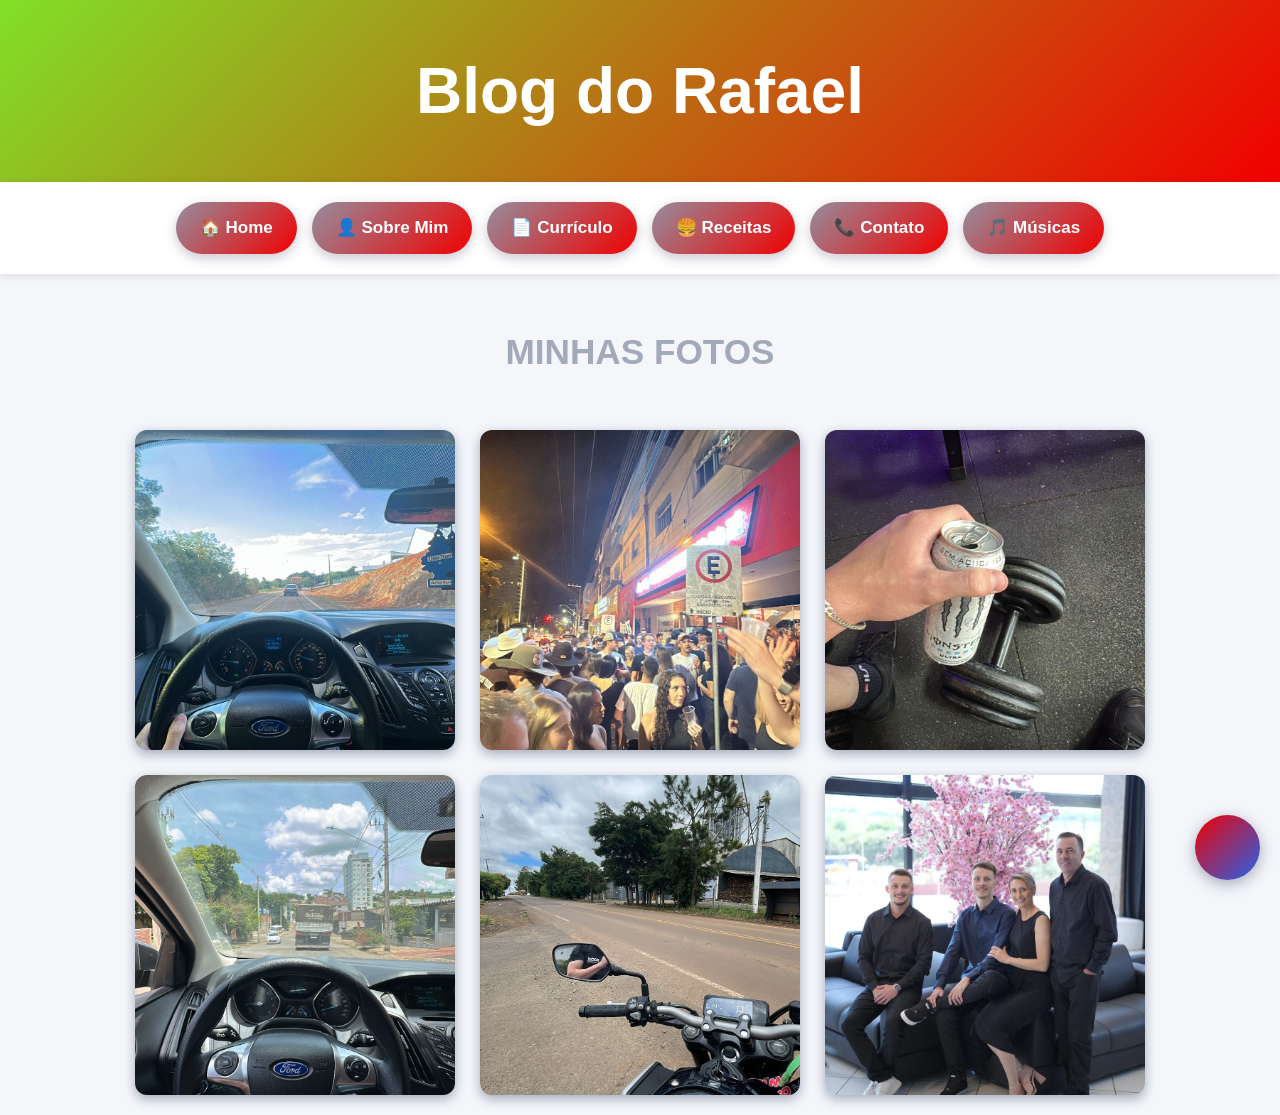
<file: index.html>
<!DOCTYPE html>
<html lang="en">
    <head>
        <meta charset="UTF-8">
        <meta name="viewport" content="width=device-width, initial-scale=1.0">
        <title>Blog do Saranzinho</title>
        <link href= "./styles/styles.css" rel="stylesheet">
        <script src="./java/java.js"></script>
    </head>

    <body> 

        <h1 id="titulo1">
            Blog do Rafael
        </h1>


        <nav class="menu">
            <ul>
                <li><a href="#">🏠 Home</a></li>
                <li><a href="pages/sobremim.html">👤 Sobre Mim</a></li>
                <li><a href="pages/curriculo.html">📄 Currículo</a></li>
                <li><a href="pages/resseita.html">🍔 Receitas</a></li>
                <li><a href="pages/contact.html">📞 Contato</a></li>
                <li><a href="pages/musica.html">🎵 Músicas</a></li>
            </ul>
        </nav>

        <main>
            <h2 id="titulo2">MINHAS FOTOS</h2>
        </main>


        <button type="button" onclick="alternarTema()" id="temaBtn">            
        </button>   

        <div class="imagens2">            
            <img  src="assets/WhatsApp Image 2026-06-14 at 20.34.12 (1).jpeg">
            <img  src="assets/WhatsApp Image 2026-06-14 at 20.34.12.jpeg" >
            <img  src="assets/WhatsApp Image 2026-06-14 at 21.33.14.jpeg" >
            <img  src="assets/WhatsApp Image 2026-06-14 at 21.33.47.jpeg" >
            <img  src="assets/WhatsApp Image 2026-06-14 at 21.35.52.jpeg" > 
            <img  src="assets/WhatsApp Image 2026-06-14 at 21.48.35.jpeg" >        
        </div>

        <div id="acessibilidade"></div>


    </body>
</html>
</file>
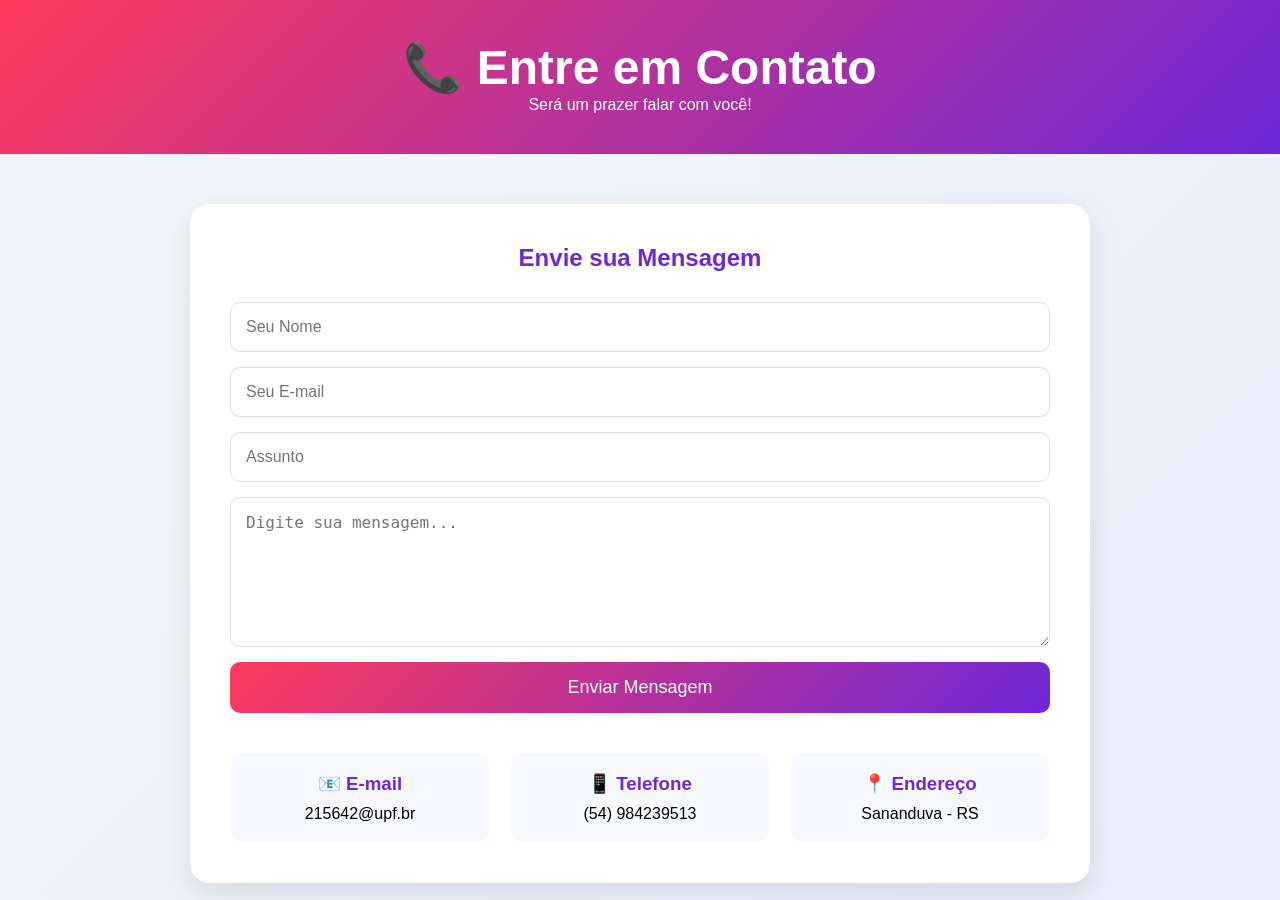
<file: pages/contact.html>
<!DOCTYPE html>
<html lang="pt-BR">
<head>
<meta charset="UTF-8">
<meta name="viewport" content="width=device-width, initial-scale=1.0">

<title>Contato - Blog DO RAFAEL</title>

<style>

*{
    margin:0;
    padding:0;
    box-sizing:border-box;
}

body{
    font-family:'Segoe UI',sans-serif;
    background:linear-gradient(135deg,#f4f6fa,#e8eefc);
    min-height:100vh;
}

header{
    background:linear-gradient(135deg,#ff3b5c,#6d28d9);
    color:white;
    text-align:center;
    padding:40px;
}

header h1{
    font-size:3rem;
}

.contato{
    max-width:900px;
    margin:50px auto;
    background:white;
    padding:40px;
    border-radius:20px;
    box-shadow:0 10px 30px rgba(0,0,0,.1);
}

.contato h2{
    text-align:center;
    margin-bottom:30px;
    color:#6d28d9;
}

form{
    display:flex;
    flex-direction:column;
    gap:15px;
}

input,
textarea{
    padding:15px;
    border:1px solid #ddd;
    border-radius:10px;
    font-size:16px;
}

textarea{
    min-height:150px;
    resize:vertical;
}

button{
    background:linear-gradient(135deg,#ff3b5c,#6d28d9);
    color:white;
    border:none;
    padding:15px;
    border-radius:10px;
    font-size:18px;
    cursor:pointer;
    transition:.3s;
}

button:hover{
    transform:translateY(-3px);
}

.info{
    margin-top:40px;
    display:grid;
    grid-template-columns:repeat(auto-fit,minmax(250px,1fr));
    gap:20px;
}

.card{
    background:#f8f9ff;
    padding:20px;
    border-radius:15px;
    text-align:center;
}

.card h3{
    color:#6d28d9;
    margin-bottom:10px;
}

.whatsapp{
    display:block;
    width:max-content;
    margin:30px auto 0;
    padding:15px 25px;
    background:#25D366;
    color:white;
    text-decoration:none;
    border-radius:10px;
    font-weight:bold;
    transition:.3s;
}

.whatsapp:hover{
    transform:scale(1.05);
}

footer{
    text-align:center;
    padding:20px;
    margin-top:40px;
    color:#666;
}

</style>
</head>

<body>

<header>
    <h1>📞 Entre em Contato</h1>
    <p>Será um prazer falar com você!</p>
</header>

<section class="contato">

    <h2>Envie sua Mensagem</h2>

    <form>
        <input type="text" placeholder="Seu Nome" required>

        <input type="email" placeholder="Seu E-mail" required>

        <input type="text" placeholder="Assunto">

        <textarea placeholder="Digite sua mensagem..." required></textarea>

        <button type="submit">
            Enviar Mensagem
        </button>
    </form>

    <div class="info">

        <div class="card">
            <h3>📧 E-mail</h3>
            <p>215642@upf.br</p>
        </div>

        <div class="card">
            <h3>📱 Telefone</h3>
            <p>(54) 984239513</p>
        </div>

        <div class="card">
            <h3>📍 Endereço</h3>
            <p>Sananduva - RS</p>
        </div>

    </div>
</file>
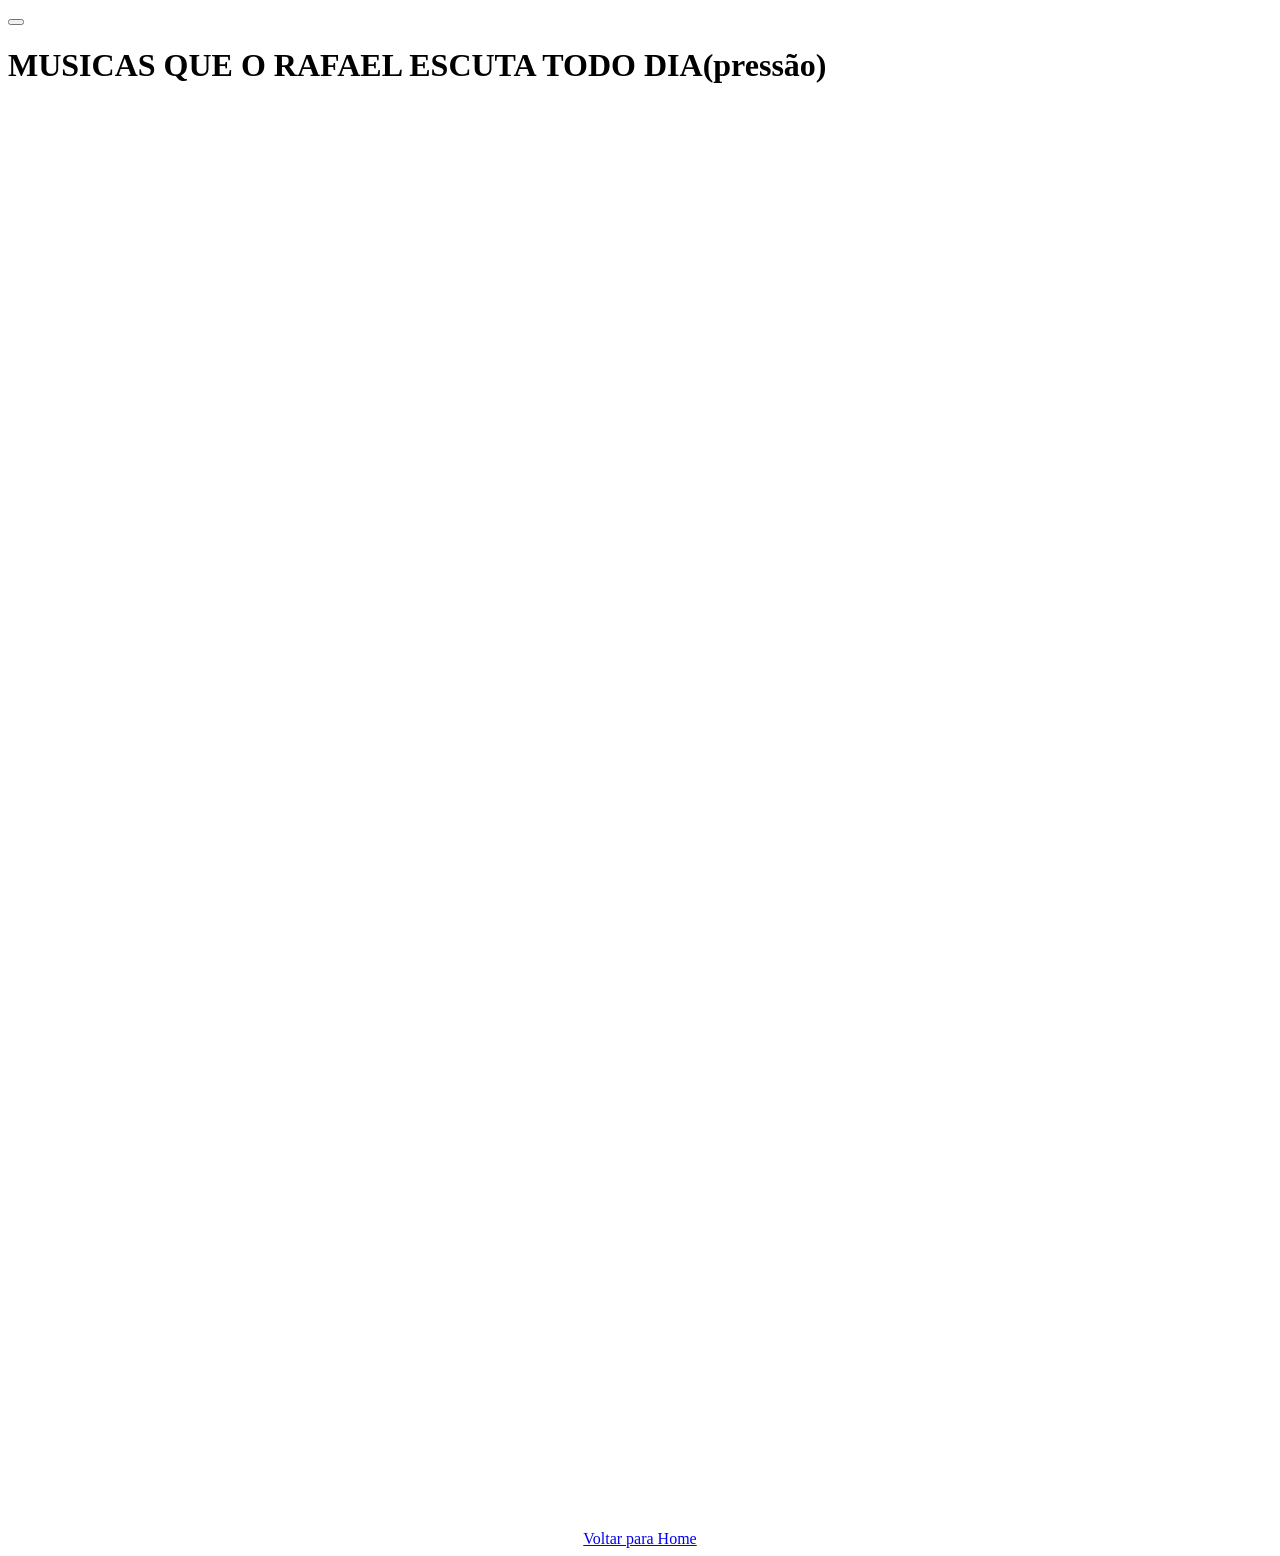
<file: pages/musica.html>
<!DOCTYPE html>
<html lang="pt-BR">

<head>

    <meta charset="UTF-8">
    <meta name="viewport" content="width=device-width, initial-scale=1.0">

    <title>Músicas</title>



    <script src="../java/java.js"></script>

</head>

<body>

    <button type="button" onclick="alternarTemaPG()" id="temaBtn">


    </button>

    <h1 id="titulo-musicas">
    MUSICAS QUE O RAFAEL ESCUTA TODO DIA(pressão)
    </h1>

    <div class="playlist">

        <iframe data-testid="embed-iframe" style="border-radius:12px" src="https://open.spotify.com/embed/track/4bUc2e9z402Sc0bakXriSF?utm_source=generator&si=b0eff0314cb34bbf" width="100%" height="352" frameBorder="0" allowfullscreen="" allow="autoplay; clipboard-write; encrypted-media; fullscreen; picture-in-picture" loading="lazy"></iframe>
        <iframe data-testid="embed-iframe" style="border-radius:12px" src="https://open.spotify.com/embed/track/35jB38Z0JTnUl6cmc39cEt?utm_source=generator&si=ba3e58e189894c7c" width="100%" height="352" frameBorder="0" allowfullscreen="" allow="autoplay; clipboard-write; encrypted-media; fullscreen; picture-in-picture" loading="lazy"></iframe>
        <iframe data-testid="embed-iframe" style="border-radius:12px" src="https://open.spotify.com/embed/track/5ooFbBHL6xleehCpWACc9M?utm_source=generator&si=c56d01ad00f845ae" width="100%" height="352" frameBorder="0" allowfullscreen="" allow="autoplay; clipboard-write; encrypted-media; fullscreen; picture-in-picture" loading="lazy"></iframe>
        <iframe data-testid="embed-iframe" style="border-radius:12px" src="https://open.spotify.com/embed/track/66W9xkKoZeJlhTQdq7lL8w?utm_source=generator&si=e031431e31e44bad" width="100%" height="352" frameBorder="0" allowfullscreen="" allow="autoplay; clipboard-write; encrypted-media; fullscreen; picture-in-picture" loading="lazy"></iframe>
    </div>

    <div style="text-align:center;">

        <a href="../index.html" class="btn-home">
            Voltar para Home
        </a>

    </div>

    <div id="acessibilidade">

    </div>

</body>

</html>
</file>
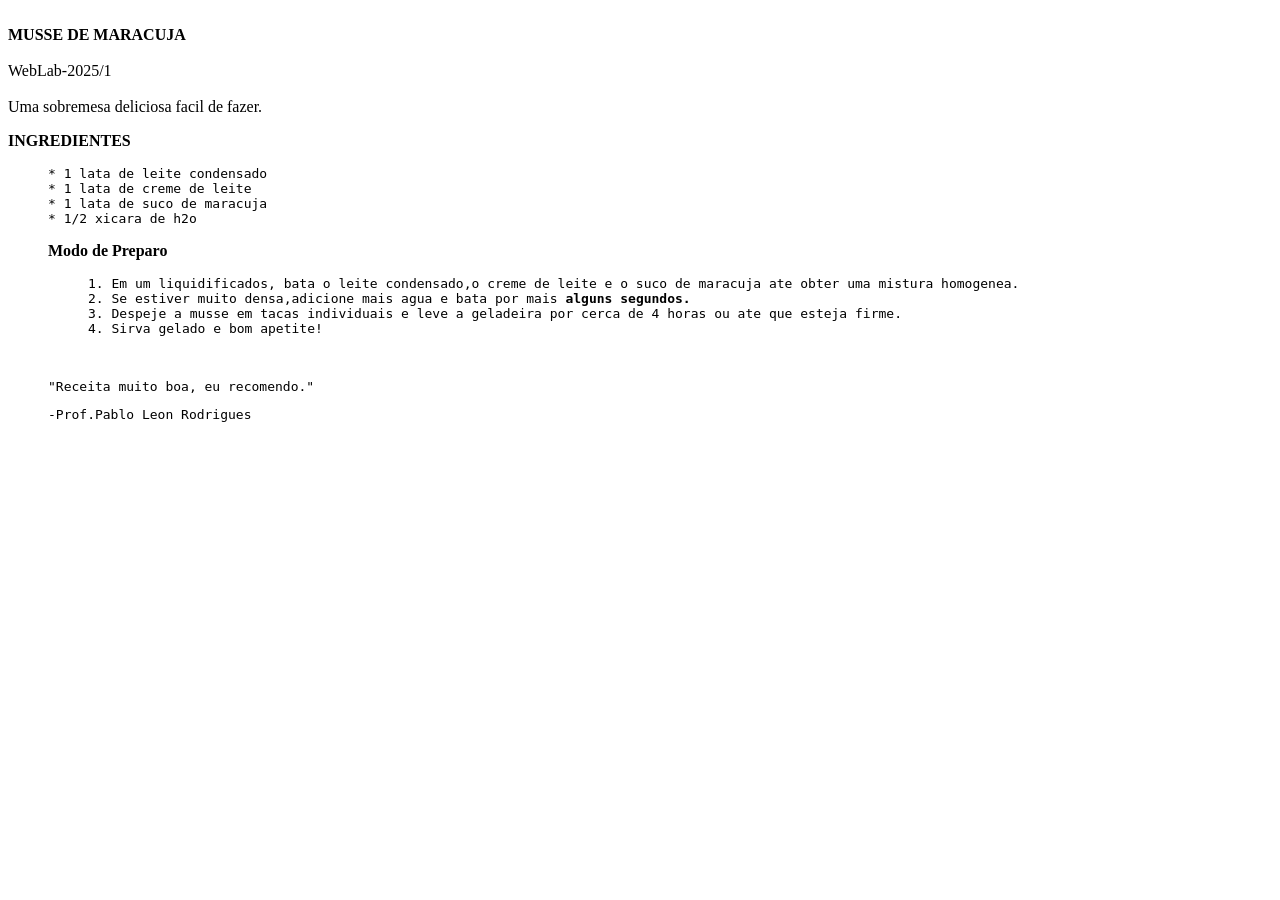
<file: pages/resseita.html>
<!DOCTYPE html>
<html lang="en">
<head>
    <meta charset="UTF-8">
    <meta name="viewport" content="width=device-width, initial-scale=1.0">
    <title>RECEITA</title>
</head>
<body>

<br><B>MUSSE DE MARACUJA</B></br>
<br> WebLab-2025/1</br>
<br> Uma sobremesa deliciosa facil de fazer.</br>
<p><B>INGREDIENTES</B></p>
<pre><ol>* 1 lata de leite condensado 
* 1 lata de creme de leite
* 1 lata de suco de maracuja
* 1/2 xicara de h2o</pre><ol>
<p></p>
<b>Modo de Preparo</b>
<p></p>
<pre><ol>1. Em um liquidificados, bata o leite condensado,o creme de leite e o suco de maracuja ate obter uma mistura homogenea.
2. Se estiver muito densa,adicione mais agua e bata por mais <b>alguns segundos.</b>
3. Despeje a musse em tacas individuais e leve a geladeira por cerca de 4 horas ou ate que esteja firme.
4. Sirva gelado e bom apetite!<pre></ol>

"Receita muito boa, eu recomendo."<pre>
-Prof.Pablo Leon Rodrigues</pre>   

    
    
</body>
</html>
</file>
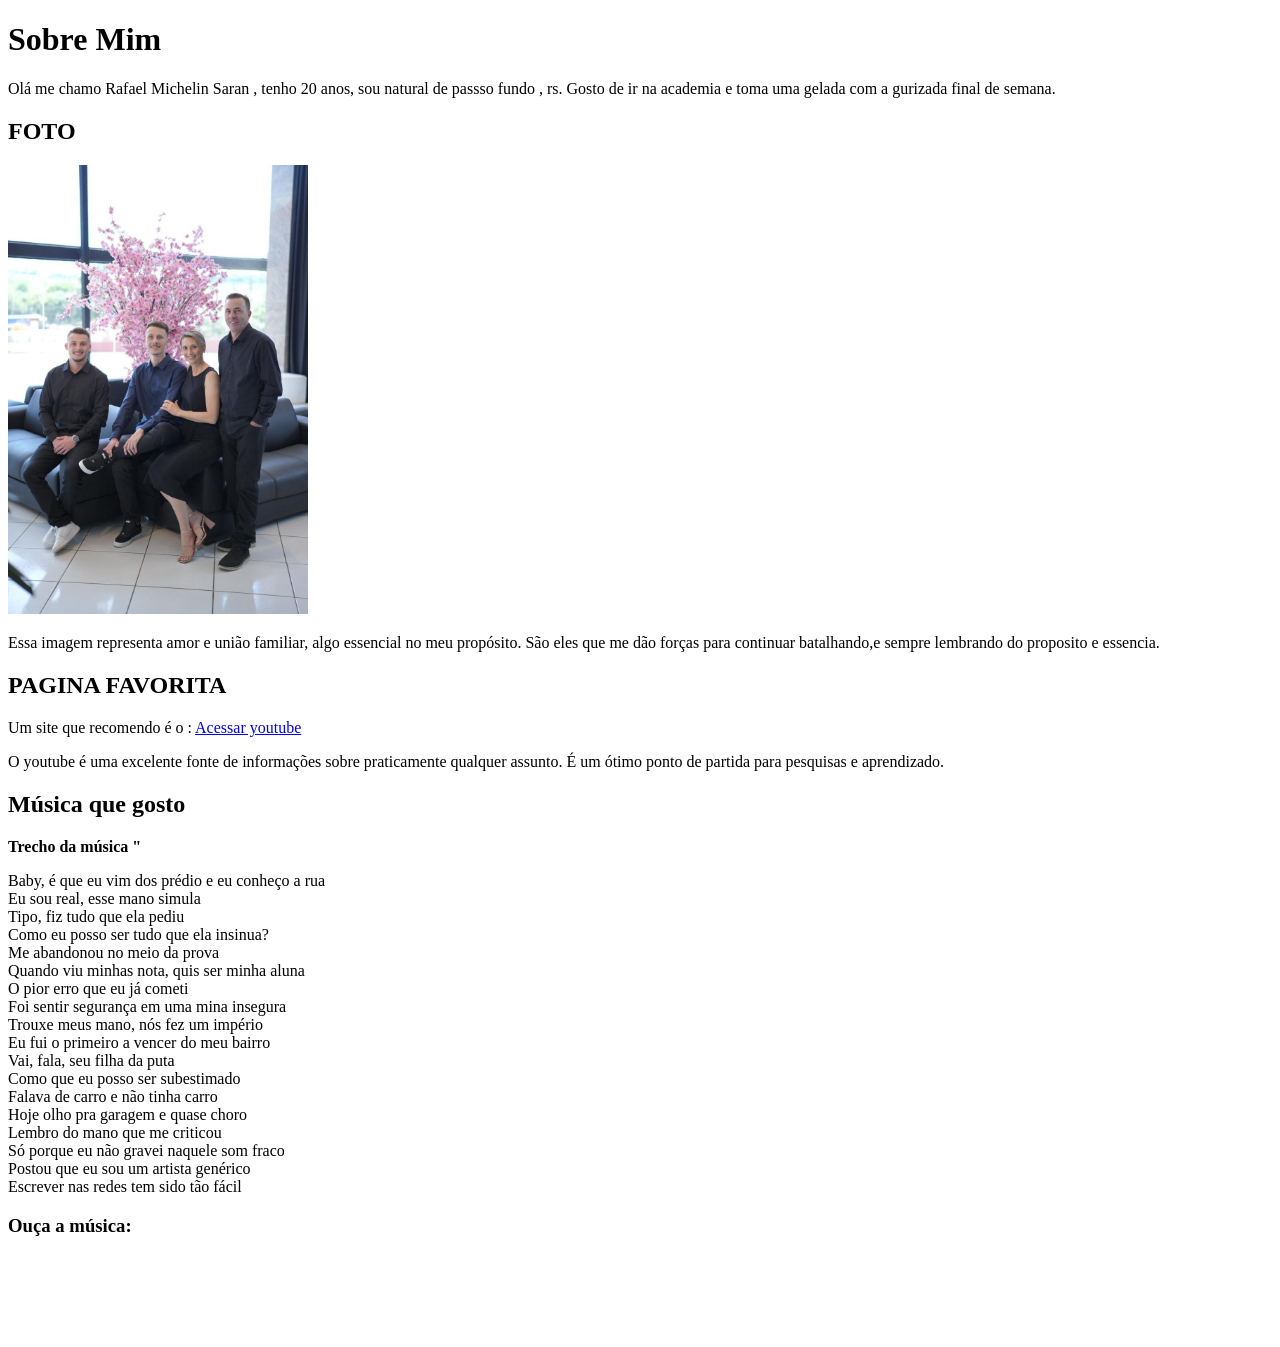
<file: pages/sobremim.html>
<!DOCTYPE html>
<html lang="pt-BR">
<head>
    <meta charset="UTF-8">
    <title>About Me</title>
</head>
<body>

    <h1>Sobre Mim</h1>

    <p>
        Olá me chamo Rafael Michelin Saran , tenho 20 anos, sou natural de passso fundo , rs.
        Gosto de ir na academia e toma uma gelada com a gurizada final de semana.
    </p>

    

    <h2>FOTO</h2>

    <img src="../assets/WhatsApp Image 2026-06-14 at 21.48.35.jpeg" alt="FAMILIA" width="300">
   
    <p>
        Essa imagem representa amor e união familiar, algo essencial no meu propósito.
        São eles que me dão forças para continuar batalhando,e sempre lembrando do proposito e essencia.
    </p>

    <h2>PAGINA FAVORITA</h2>

    <p>
        Um site que recomendo é o :
        <a href="https://www.youtube.com/" target="_blank">Acessar youtube</a>
    </p>

    <p>
        O youtube é uma excelente fonte de informações sobre praticamente qualquer assunto.
        É um ótimo ponto de partida para pesquisas e aprendizado.
    </p>

    <h2>Música que gosto</h2>

    <p><strong>Trecho da música "</strong></p>

    <p>
        Baby, é que eu vim dos prédio e eu conheço a rua<br>
Eu sou real, esse mano simula<br>
Tipo, fiz tudo que ela pediu<br>
Como eu posso ser tudo que ela insinua?<br>
Me abandonou no meio da prova<br>
Quando viu minhas nota, quis ser minha aluna<br>
O pior erro que eu já cometi<br>
Foi sentir segurança em uma mina insegura<br>
Trouxe meus mano, nós fez um império<br>
Eu fui o primeiro a vencer do meu bairro<br>
Vai, fala, seu filha da puta<br>
Como que eu posso ser subestimado<br>
Falava de carro e não tinha carro<br>
Hoje olho pra garagem e quase choro<br>
Lembro do mano que me criticou<br>
Só porque eu não gravei naquele som fraco<br>
Postou que eu sou um artista genérico<br>
Escrever nas redes tem sido tão fácil<br>

    </p>

    <h3>Ouça a música:</h3>

    <iframe style="border-radius:12px"
        src="https://open.spotify.com/track/7yRlmQTjZ5pdtlq7ska9mj?si=yZsZxpdETu6zTnuwBJsEfg"
        width="300" height="80" frameBorder="0"
        allow="autoplay; clipboard-write; encrypted-media; fullscreen; picture-in-picture">
    </iframe>

</body>
</html>
</file>
<file: styles/styles.css>
/* ==========================
   RESET
========================== */

*{
    margin: 0;
    padding: 0;
    box-sizing: border-box;
}

/* ==========================
   BODY
========================== */

body{
    font-family: 'Segoe UI', Tahoma, Geneva, Verdana, sans-serif;
    background-color: #f4f6fa;
    color: #222;
    line-height: 1.6;
    transition: .4s;
}

/* ==========================
   DARK MODE
========================== */

.dark-mode{
    background-color: #121212;
    color: white;
}

.dark-mode .menu{
    background-color: #1e1e1e;
}

.dark-mode #titulo1,
.dark-mode #titulo2{
    color: white;
}

.dark-mode .post-card{
    background-color: #1f1f1f;
}

.dark-mode footer{
    background-color: #1e1e1e;
}

/* ==========================
   CABEÇALHO
========================== */

#titulo1{
    text-align: center;
    font-size: 4rem;
    padding: 40px 20px;

    background: linear-gradient(135deg,#81e027,#f10000);

    color: white;

    box-shadow: 0 4px 15px rgba(0,0,0,.15);
}

/* ==========================
   MENU
========================== */

.menu{
    background: white;

    padding: 20px;

    box-shadow: 0 2px 10px rgba(0,0,0,.1);

    position: sticky;
    top: 0;

    z-index: 1000;
}

.menu ul{
    display: flex;
    justify-content: center;
    flex-wrap: wrap;
    gap: 15px;

    list-style: none;
}

.menu a{
    display: inline-block;

    padding: 12px 24px;

    background: linear-gradient(
        135deg,
        #948e9e,
        #f10000
    );

    color: white;

    text-decoration: none;

    font-size: 17px;
    font-weight: 600;

    border-radius: 30px;

    box-shadow:
        0 4px 12px hsla(261, 44%, 20%, 0.25);

    transition: all .3s ease;
}

.menu a:hover{
    transform: translateY(-3px);

    box-shadow:
        0 8px 18px rgba(39, 55, 88, 0.4);
}

.menu a:active{
    transform: scale(.95);
}

/* ==========================
   TÍTULO SEÇÃO
========================== */

#titulo2{
    text-align: center;

    margin-top: 50px;
    margin-bottom: 30px;

    color: rgba(39, 55, 88, 0.4);;

    font-size: 2.2rem;
}

/* ==========================
   GALERIA
========================== */

.imagens2{
    max-width: 1300px;

    margin: auto;

    display: flex;
    justify-content: center;
    flex-wrap: wrap;

    gap: 25px;

    padding: 20px;
}

.imagens2 img{
    width: 320px;
    height: 320px;

    object-fit: cover;

    border-radius: 12px;

    box-shadow: 0 4px 12px rgba(39, 55, 88, 0.4);

    transition: .3s;
}

.imagens2 img:hover{
    transform: translateY(-5px);
}

/* ==========================
   CARD ESTILO BLOG
========================== */

.post-card{
    background: white;

    max-width: 900px;

    margin: 30px auto;

    padding: 25px;

    border-radius: 12px;

    box-shadow: 0 3px 12px rgba(39, 55, 88, 0.4);
}

/* ==========================
   BOTÃO TEMA
========================== */

#temaBtn{
    position: fixed;

    right: 20px;
    bottom: 20px;

    width: 65px;
    height: 65px;

    border: none;
    border-radius: 50%;

    background: linear-gradient(135deg,#f10000,#2563eb);

    cursor: pointer;

    box-shadow: 0 4px 15px rgba(39, 55, 88, 0.4);

    transition: .3s;
}

#temaBtn:hover{
    transform: scale(1.1);
}

#iconeTema{
    width: 35px;
}

/* ==========================
   INSTAGRAM
========================== */

#logoinstagram{
    position: fixed;

    left: 15px;
    bottom: 100px;

    width: 60px;
    height: 60px;

    transition: .3s;
}

#logoinstagram:hover{
    transform: scale(1.1);
}

/* ==========================
   RODAPÉ
========================== */

footer{
    margin-top: 50px;

    padding: 25px;

    text-align: center;

    background: white;

    box-shadow: 0 -2px 10px rgba(0,0,0,.1);
}

/* ==========================
   RESPONSIVO
========================== */

@media(max-width:768px){

    #titulo1{
        font-size: 2.5rem;
    }

    #titulo2{
        font-size: 1.8rem;
    }

    .menu ul{
        flex-direction: column;
        gap: 15px;
    }

    .imagens2 img{
        width: 90%;
        height: auto;
    }

    #temaBtn{
        width: 55px;
        height: 55px;
    }

    #logoinstagram{
        width: 50px;
        height: 50px;
    }
}

.sobre-mim{
    max-width: 900px;

    margin: 40px auto;

    padding: 30px;

    background-color: white;

    border-radius: 15px;

    box-shadow: 0 4px 12px rgba(39, 55, 88, 0.4);

    line-height: 1.8;

    font-size: 18px;
}

.dark-mode .sobre-mim{
    background-color: #1f1f1f;
}

.foto-perfil{
    display: block;

    width: 300px;

    margin: 30px auto 0 auto;

    border-radius: 15px;

    box-shadow: 0 4px 12px rgba(39, 55, 88, 0.4);
}

.sobre-mim{
    max-width: 900px;
    margin: 40px auto;
    padding: 30px;
    background-color: white;
    border-radius: 15px;
    box-shadow: 0 4px 12px rgba(39, 55, 88, 0.4);
    line-height: 1.8;
    font-size: 18px;
}

.dark-mode .sobre-mim{
    background-color: #1f1f1f;
}

.foto-perfil{
    display: block;
    width: 100%;
    max-width: 800px;
    margin: 30px auto 0 auto;
    border-radius: 15px;
    box-shadow: 0 4px 12px rgba(39, 55, 88, 0.4);
}


.curriculo{
    max-width: 1000px;

    margin: 40px auto;

    padding: 30px;

    background: white;

    border-radius: 15px;

    box-shadow: 0 4px 12px rgba(0,0,0,.15);
}

.dark-mode .curriculo{
    background: #1f1f1f;
}

.curriculo h3{
    color: #4309ad;

    margin-top: 25px;
    margin-bottom: 15px;
}

.curriculo p{
    margin-bottom: 15px;
}

.curriculo ul{
    margin-left: 25px;
}

.curriculo li{
    margin-bottom: 10px;
}

.tabela-curriculo{
    width: 100%;

    border-collapse: collapse;

    margin-bottom: 20px;
}

.tabela-curriculo th{
    background: #4309ad;
    color: white;
}

.tabela-curriculo th,
.tabela-curriculo td{
    border: 1px solid #ddd;
    padding: 12px;
    text-align: left;
}

.tabela-curriculo tr:nth-child(even){
    background-color: #f5f5f5;
}

.dark-mode .tabela-curriculo tr:nth-child(even){
    background-color: #2a2a2a;
}

.cabecalho-curriculo{
    display: flex;

    align-items: center;

    justify-content: center;

    gap: 30px;

    margin-top: 30px;
    margin-bottom: 40px;
}

.foto-curriculo{
    width: 180px;
    height: 180px;

    object-fit: cover;

    border-radius: 50%;

    border: 4px solid #f10000;

    box-shadow: 0 4px 12px rgba(0,0,0,.25);
}

.cabecalho-curriculo #titulo2{
    margin: 0;
}


.foto-curriculo{
    position: absolute;

    top: 20px;
    right: 80px;

    width: 180px;
    height: 180px;

    object-fit: cover;

    border-radius: 50%;

    border: 4px solid #f10000;

    box-shadow: 0 4px 12px rgba(39, 55, 88, 0.4);
}

/* ==========================
   CONTATO
========================== */

.contato{
    max-width: 800px;

    margin: 40px auto;

    padding: 30px;

    background: white;

    border-radius: 15px;

    box-shadow: 0 4px 12px rgba(39, 55, 88, 0.4);
}

.dark-mode .contato{
    background: #1f1f1f;
}

.contato form{
    display: flex;
    flex-direction: column;
}

.contato label{
    margin-top: 15px;
    margin-bottom: 5px;

    font-weight: bold;
}

.contato input,
.contato textarea{
    padding: 12px;

    border: 1px solid #ccc;

    border-radius: 8px;

    font-size: 16px;
}

.contato textarea{
    resize: vertical;
}

.contato button{
    margin-top: 20px;

    padding: 15px;

    border: none;

    border-radius: 8px;

    background: linear-gradient(
        135deg,
        #f10000,
        #4325eb
    );

    color: white;

    font-size: 18px;

    cursor: pointer;

    transition: .3s;
}

.contato button:hover{
    transform: translateY(-2px);
}

.receitas{
    max-width: 1000px;

    margin: 40px auto;

    display: flex;

    flex-wrap: wrap;

    justify-content: center;

    gap: 25px;
}

.receita-card{
    width: 280px;

    background: white;

    padding: 20px;

    border-radius: 15px;

    box-shadow: 0 4px 12px rgba(39, 55, 88, 0.4);

    transition: .3s;
}

.receita-card:hover{
    transform: translateY(-5px);
}

.receita-card h3{
    color: #f10000;

    margin-bottom: 10px;
}

.receita-card a{
    display: inline-block;

    margin-top: 15px;

    padding: 10px 15px;

    background: #f10000;

    color: white;

    text-decoration: none;

    border-radius: 8px;
}

.dark-mode .receita-card{
    background: #1f1f1f;
}

/* ==========================
   RECEITA COMPLETA
========================== */

.receita-completa{
    max-width: 900px;

    margin: 40px auto;

    padding: 35px;

    background: white;

    border-radius: 20px;

    box-shadow: 0 6px 20px rgba(39, 55, 88, 0.4);

    line-height: 1.8;
}

.dark-mode .receita-completa{
    background: #1f1f1f;
}

.receita-completa section{
    margin-bottom: 30px;
}

.receita-completa h3{
    color: #f10000;

    margin-bottom: 15px;

    padding-bottom: 8px;

    border-bottom: 2px solid #f10000;
}

.receita-completa p{
    text-align: justify;
}

.receita-completa ul{
    margin-left: 25px;

    background: #f5f7ff;

    padding: 20px;

    border-radius: 12px;
}

.dark-mode .receita-completa ul{
    background: #2a2a2a;
}

.receita-completa li{
    margin-bottom: 10px;
}

.receita-completa ol{
    margin-left: 25px;

    background: #f8f8f8;

    padding: 20px;

    border-radius: 12px;
}

.dark-mode .receita-completa ol{
    background: #2a2a2a;
}

.voltar{
    display: inline-block;

    margin-top: 20px;

    padding: 12px 25px;

    background: linear-gradient(
        135deg,
        #f10000,
        #2563eb
    );

    color: white;

    text-decoration: none;

    border-radius: 10px;

    font-weight: bold;

    transition: .3s;
}

.voltar:hover{
    transform: translateY(-3px);

    box-shadow: 0 6px 15px rgba(39, 55, 88, 0.4);
}
.btn-home{
    display: inline-block;
    padding: 12px 25px;
    margin: 20px;

    background: linear-gradient(135deg, #f10000, #1d4ed8);
    color: white;

    font-family: 'Montserrat', sans-serif;
    font-size: 1rem;
    font-weight: 700;
    text-decoration: none;

    border: none;
    border-radius: 12px;

    cursor: pointer;

    box-shadow: 0 5px 15px rgba(39, 55, 88, 0.4);

    transition: all 0.3s ease;
}

.btn-home:hover{
    transform: translateY(-4px);
    box-shadow: 0 10px 25px rgba(39, 55, 88, 0.4);
}

.btn-home:active{
    transform: translateY(1px);
}

#acessibilidade{
    position: fixed;

    right: 20px;
    bottom: 100px;

    display: flex;

    flex-direction: column;

    gap: 10px;

    z-index: 9999;
}

#acessibilidade button{
    width: 60px;

    height: 45px;

    border: none;

    border-radius: 10px;

    background: linear-gradient(
        135deg,
        #f10000,
        #2563eb
    );

    color: white;

    font-size: 18px;

    font-weight: bold;

    cursor: pointer;

    transition: .3s;

    box-shadow: 0 4px 12px rgba(39, 55, 88, 0.4);
}

#acessibilidade button:hover{
    transform: scale(1.08);
}

/* ==========================
   MÚSICAS
========================== */

#titulo-musicas{

    text-align: center;

    font-size: 70px;

    margin-top: 30px;
    margin-bottom: 40px;

    color: #f10000;

    font-weight: 900;

    text-shadow:
        0 4px 12px rgba(39, 55, 88, 0.4);

    animation: aparecer 1s ease;
}

.playlist{

    max-width: 1000px;

    margin: auto;

    display: flex;

    flex-direction: column;

    gap: 20px;

    padding: 20px;
}

.playlist iframe{

    width: 100%;

    height: 152px;

    border: none;

    border-radius: 15px;

    box-shadow:
        0 5px 15px rgba(39, 55, 88, 0.4);

    transition: .3s;
}

.playlist iframe:hover{

    transform: translateY(-5px);

    box-shadow:
        0 10px 25px rgba(39, 55, 88, 0.4);
}

.dark-mode #titulo-musicas{

    color: white;
}
</file>
